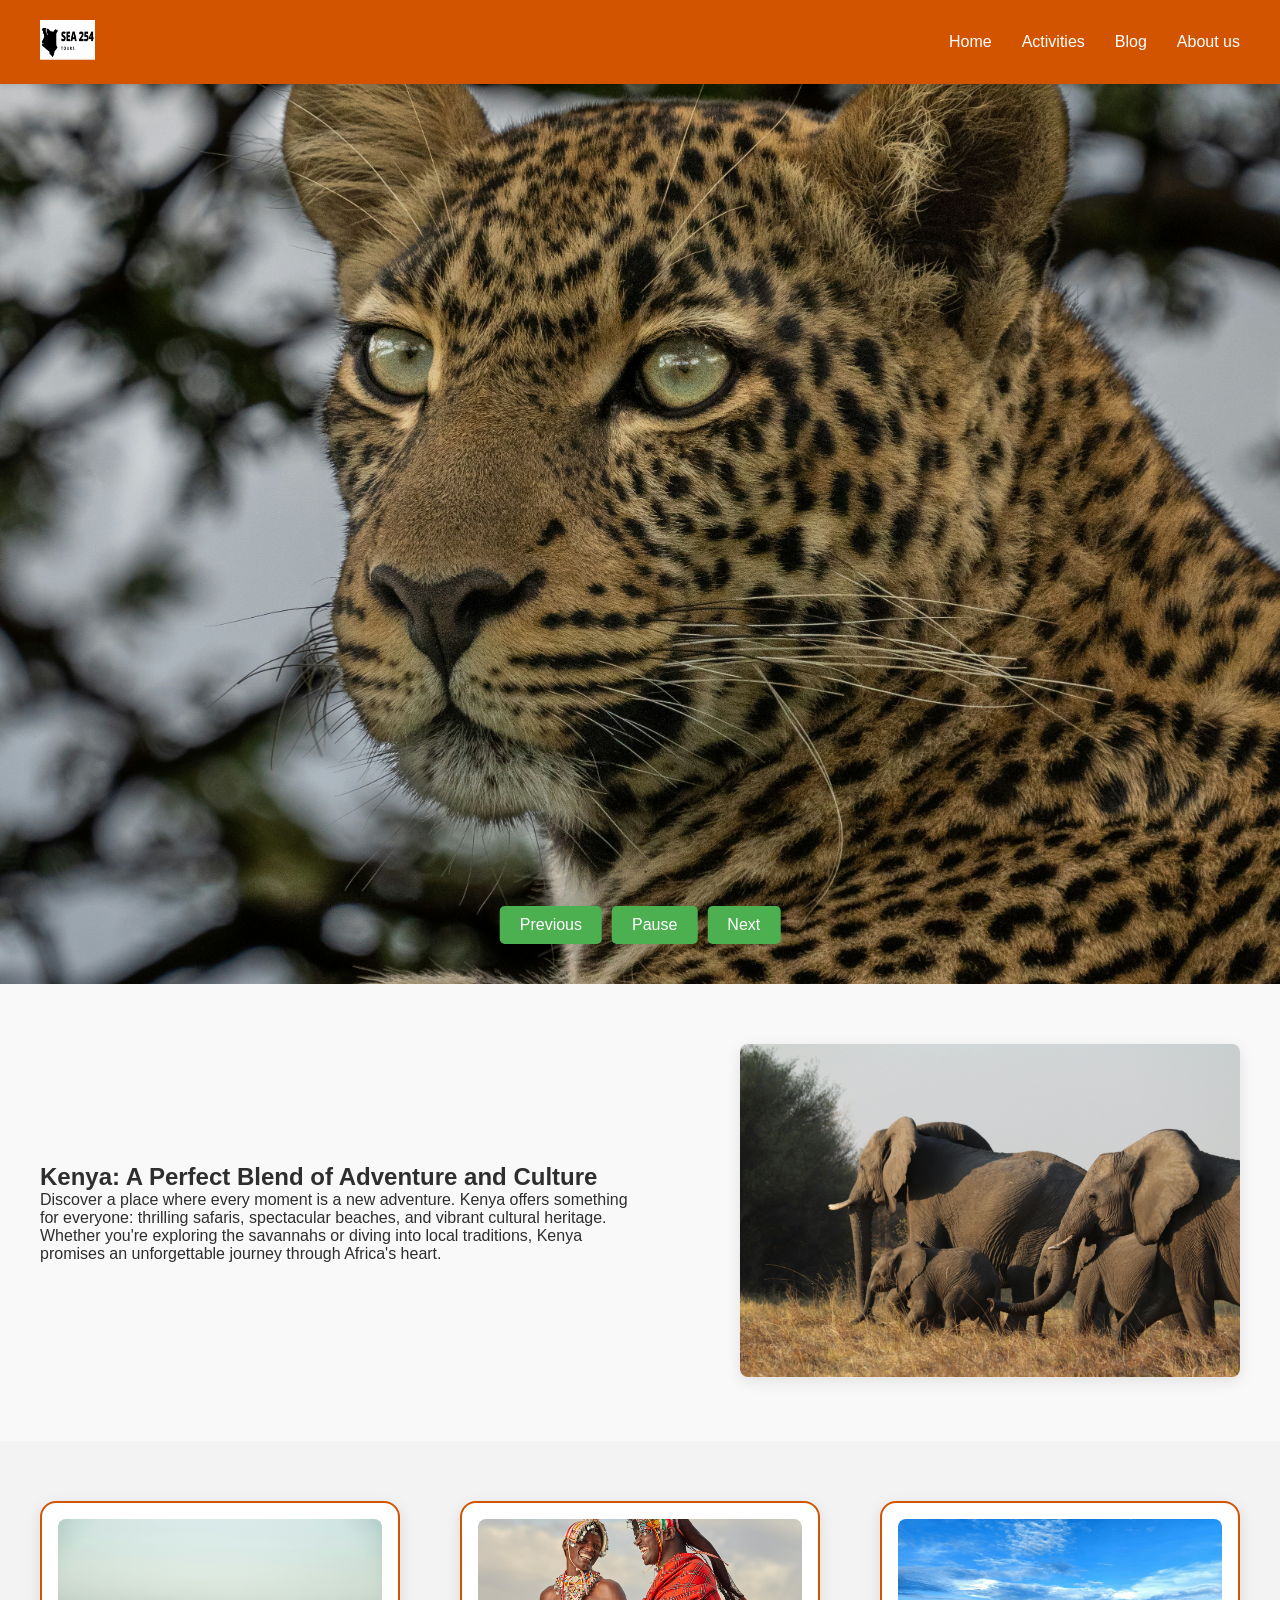
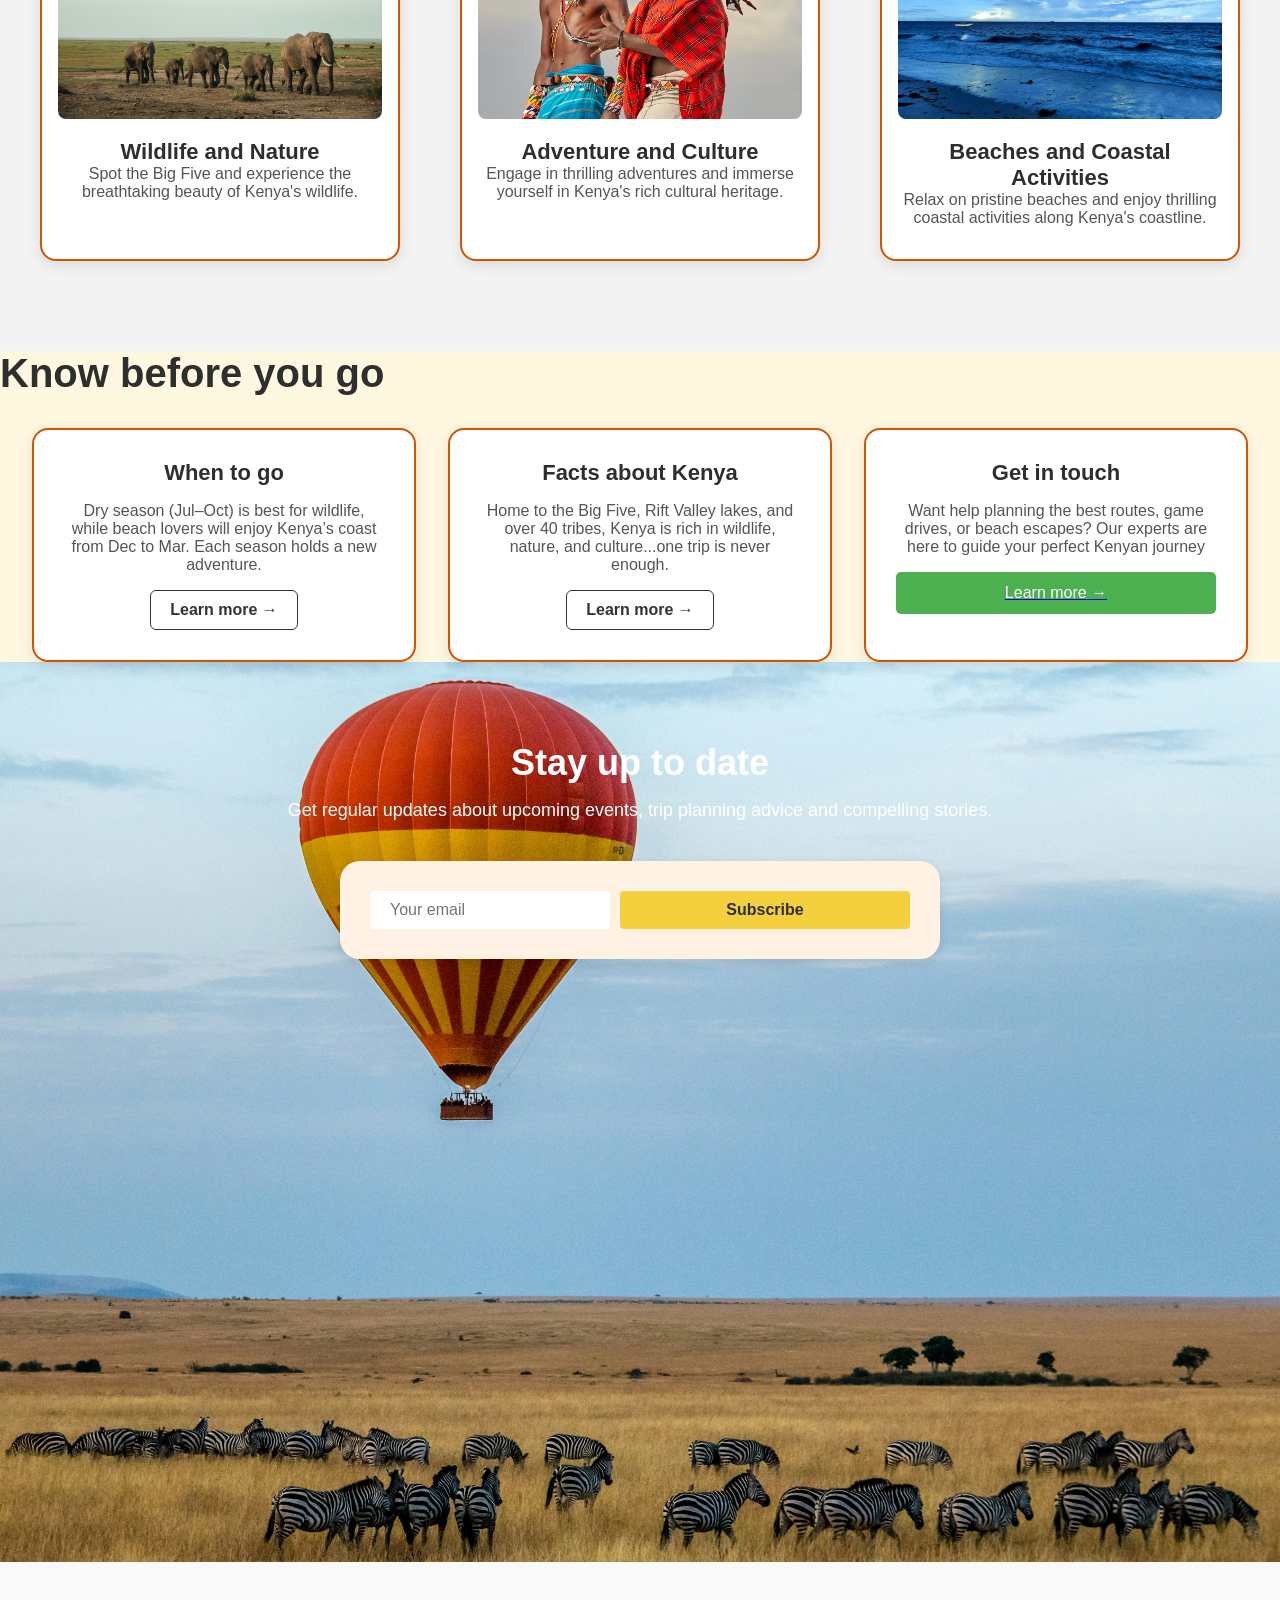
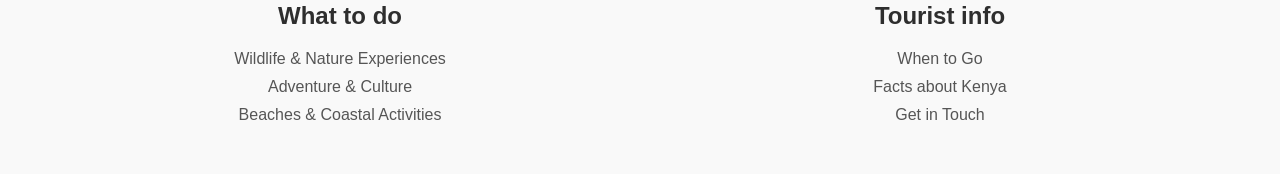
<file: index.html>
<!DOCTYPE html>
<html lang="en">
<head>
    <meta charset="UTF-8">
    <meta name="viewport" content="width=device-width, initial-scale=1.0">
    <title>SEA 254 TOURS</title>
    <link rel="stylesheet" href="styles.css">
    <link rel="stylesheet" href="https://cdnjs.cloudflare.com/ajax/libs/font-awesome/6.0.0-beta3/css/all.min.css">
    <script src="script.js" defer></script>
</head>
<body>

    <!-- Navigation --> 
    <header class="navbar">
    <div class="nav-container">
      <a href="/" class="logo">
        <img src="images/Logo.png" alt="SEA 254 Tours Logo" class="logo-img" />
      </a>
      <nav class="nav-menu">
        <a href="index.html" class="nav-link">Home</a>
        <a href="activities.html" class="nav-link">Activities</a>
        <a href="blog.html" class="nav-link">Blog</a>
        <a href="contact.html" class="nav-link">About us</a>
        
     </nav>
    </div>
  </header>


  <!-- HERO SECTION with Image Slider -->
  <section class="hero">
    <div class="slider-container">
      <!-- Image Slider -->


      <section class="hero">
        <div class="slider-container">
          <div class="slider">
            <div class="slide active">
              <img src="images/big1.jpg" class="slider-image" />
            </div>
            <div class="slide">
              <img src="images/big2.jpg" class="slider-image" />
            </div>
            <div class="slide">
              <img src="images/big3.jpg" class="slider-image" />
            </div>
            <div class="slide">
              <img src="images/big4.jpg" class="slider-image" />
          </div>
            <div class="slide">
              <img src="images/big5.jpg" class="slider-image" />
            </div>
          </div>
      
          <!-- Single button block outside the slides -->
          <div class="slider-buttons">
            <button class="prev-btn">Previous</button>
            <button class="pause-play-btn">Pause</button>
            <button class="next-btn">Next</button>
          </div>
        </div>
      </section>
      
     
      
      <div class="hero-overlay">
        <div class="hero-content">
          <h1>Experience the Magic of Kenya</h1>
          <p>Safari adventures, vibrant culture, and stunning beaches await.</p>
          <a href="#intro" class="btn">Explore Now</a>
        </div>
      </div>
    
    </div>
    </section>
    
    <!-- INTRO SECTION -->


  <!-- INTRO SECTION -->
  <section class="intro-section" id="intro">
    <div class="intro-wrapper">
      <div class="intro-left">
        <h2>Kenya: A Perfect Blend of Adventure and Culture</h2>
        <p>
          Discover a place where every moment is a new adventure. Kenya offers something for everyone: thrilling safaris, spectacular beaches, and vibrant cultural heritage. Whether you're exploring the savannahs or diving into local traditions, Kenya promises an unforgettable journey through Africa's heart.
        </p>
      </div>
      <div class="intro-right">
        <img src="images/Safari Elephants.jpg" alt="Elephants on Safari in Kenya" />
      </div>
    </div>
  </section>


  <!-- SAFARI SECTION -->
  <section class="safari-section" id="safaris">
    <div class="safari-wrapper">
      <!-- Wildlife and Nature -->
      <div class="safari-card">
        <div class="card-content">
          <img src="images/hero3.jpg" alt="Wildlife Experience" />
          <h3>Wildlife and Nature</h3>
          <p>Spot the Big Five and experience the breathtaking beauty of Kenya's wildlife.</p>
        </div>
        <div class="card-hover">
          <p>Get up close with Kenya's famous wildlife! Witness the Great Migration in Maasai Mara.</p>
          <a href="/wildlife-experience" class="btn">Explore More</a>
        </div>
      </div>

      <!-- Adventure and Culture -->
      <div class="safari-card">
        <div class="card-content">
          <img src="images/Maasai Culture.jpg" alt="Adventure and Culture" />
          <h3>Adventure and Culture</h3>
          <p>Engage in thrilling adventures and immerse yourself in Kenya's rich cultural heritage.</p>
        </div>
        <div class="card-hover">
          <p>Explore Kenya’s vibrant culture, traditions, and the Maasai community!</p>
          <a href="/adventure-culture" class="btn">Explore More</a>
        </div>
      </div>

      <!-- Beaches and Coastal Activities -->
      <div class="safari-card">
        <div class="card-content">
          <img src="images/Beach.jpg" alt="Beaches and Coastal Activities" />
          <h3>Beaches and Coastal Activities</h3>
          <p>Relax on pristine beaches and enjoy thrilling coastal activities along Kenya's coastline.</p>
        </div>
        <div class="card-hover">
          <p>Discover Kenya’s stunning beaches and enjoy activities like snorkeling and beach safaris.</p>
          <a href="/beaches-coast" class="btn">Explore More</a>
        </div>
      </div>
    </div>
  </section>


  <section class="info-cards">
    <h2 class="info-heading">Know before you go</h2>
    <div class="info-grid">
      <div class="info-card">
        <h3>When to go</h3>
        <p>Dry season (Jul–Oct) is best for wildlife, while beach lovers will enjoy Kenya’s coast from Dec to Mar. Each season holds a new adventure.

        </p>
        <a href="#" class="btn-outline">Learn more →</a>
      </div>
      <div class="info-card">
        <h3>Facts about Kenya</h3>
        <p> Home to the Big Five, Rift Valley lakes, and over 40 tribes, Kenya is rich in wildlife, nature, and culture...one trip is never enough.</p>
        <a href="#" class="btn-outline">Learn more →</a>
      </div>
      <div class="info-card">
        <h3>Get in touch</h3>
        <p>Want help planning the best routes, game drives, or beach escapes? Our experts are here to guide your perfect Kenyan journey</p>
        
        <a href="contact.html"><button>Learn more →</button></a>

      </div>
    </div>
  </section>


  <!-- Stay up to date section -->
  <section class="cta-section">
    <div class="cta-wrapper">
      <h2>Stay up to date</h2>
      <p>Get regular updates about upcoming events, trip planning advice and compelling stories.</p>
      <form id="newsletterForm" class="cta-form">
        <input type="email" id="newsletterEmail" placeholder="Your email" required />
        <button type="submit">Subscribe</button>
      </form>
      <p class="error" id="error-newsletter"></p>
    </div>
  </section>


  <!-- FOOTER SECTION -->
  <footer class="footer-section">
    <div class="footer-wrapper">
      <div class="footer-column">
        <h3>What to do</h3>
        <ul>
          <li><a href="#">Wildlife & Nature Experiences</a></li>
          <li><a href="#">Adventure & Culture</a></li>
          <li><a href="#">Beaches & Coastal Activities</a></li>
        </ul>
      </div>
      <div class="footer-column">
        <h3>Tourist info</h3>
        <ul>
          <li><a href="#">When to Go</a></li>
          <li><a href="#">Facts about Kenya</a></li>
          <li><a href="#">Get in Touch</a></li>
        </ul>
      </div>
    </div>
  </footer>

</body>
</html>
</file>
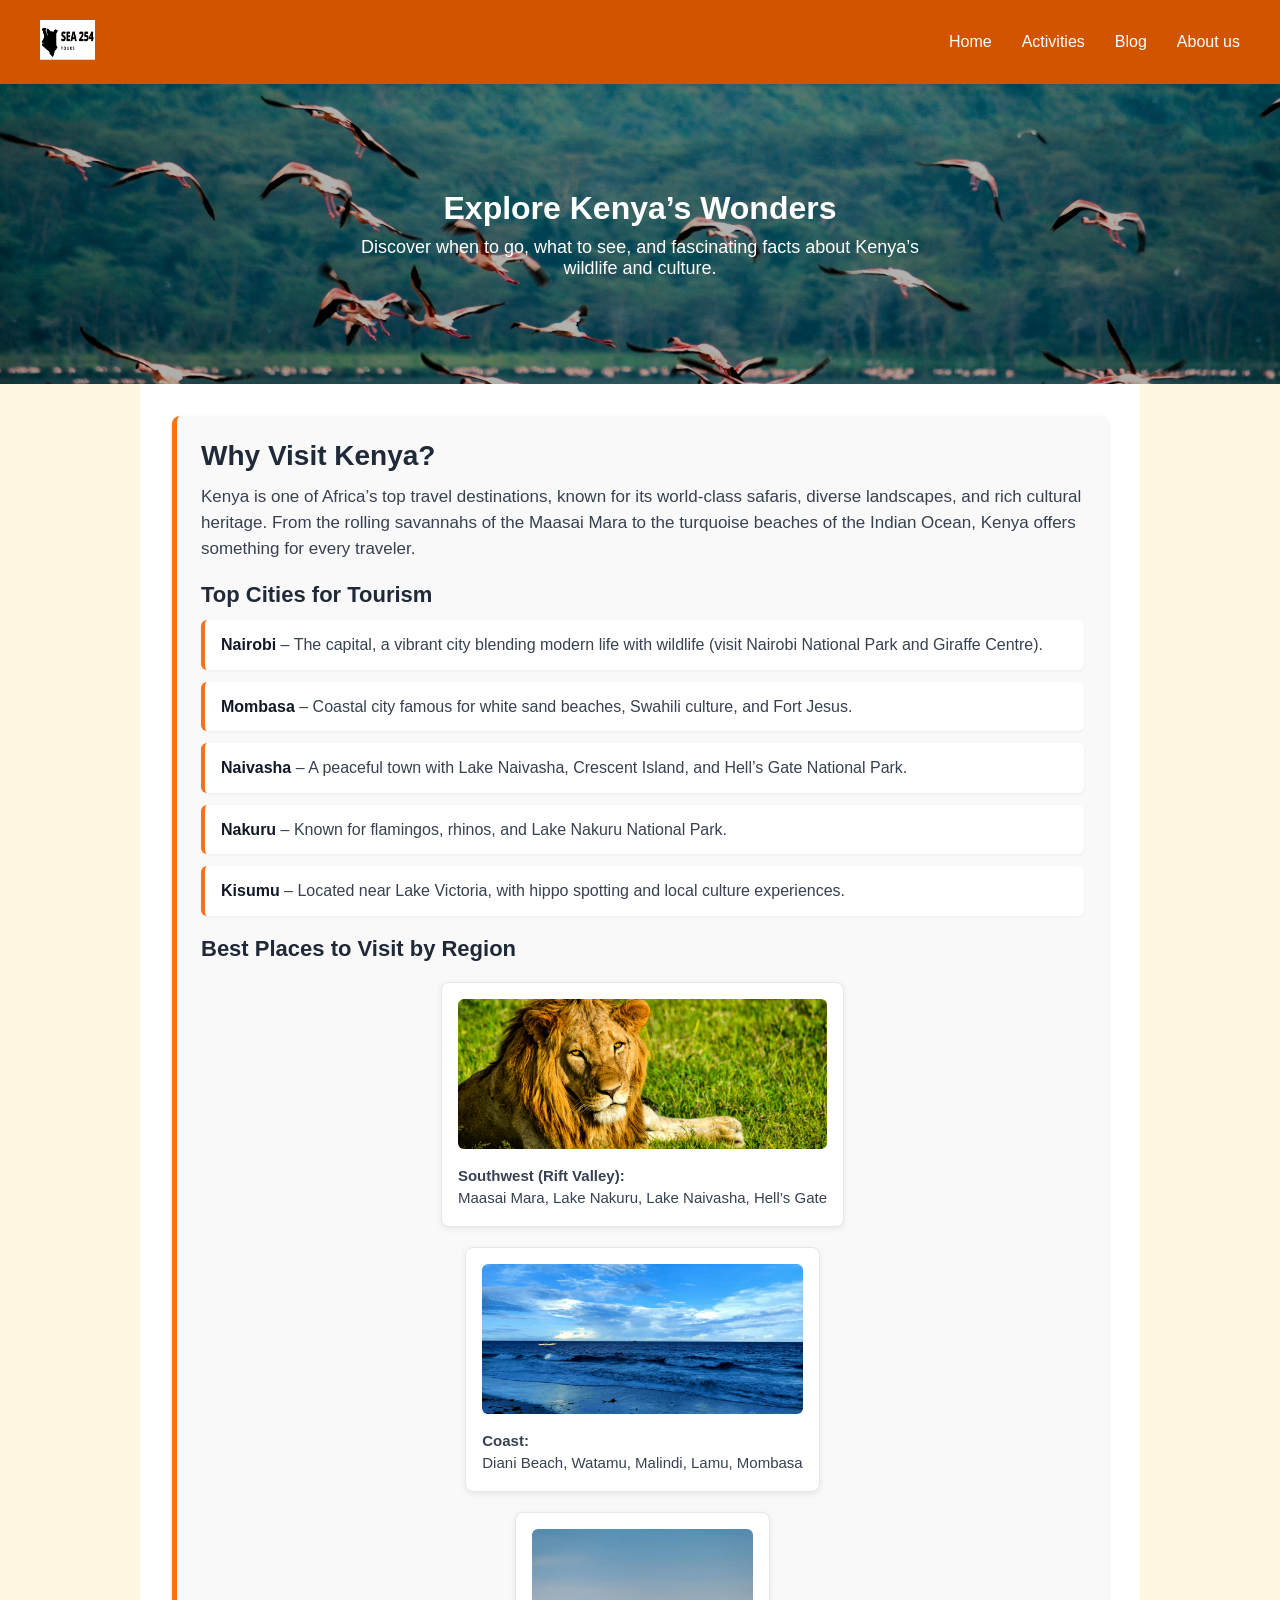
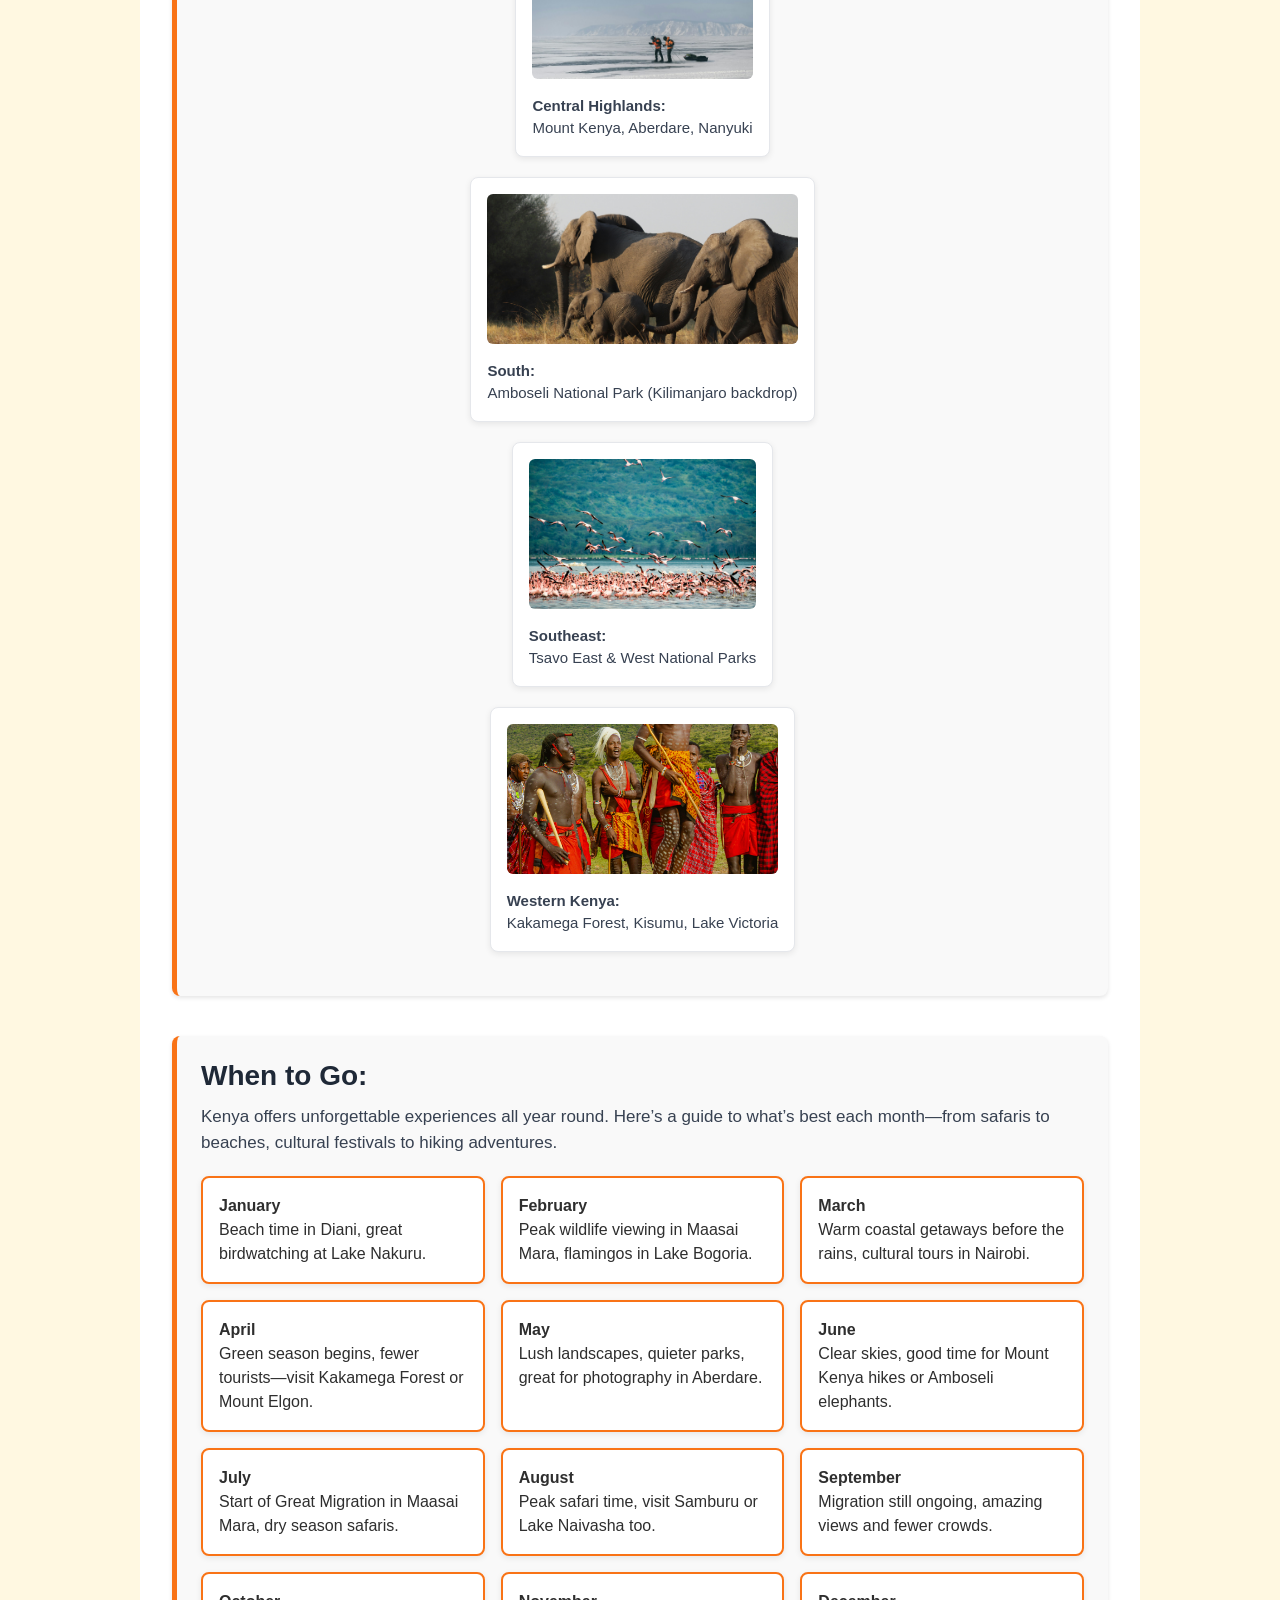
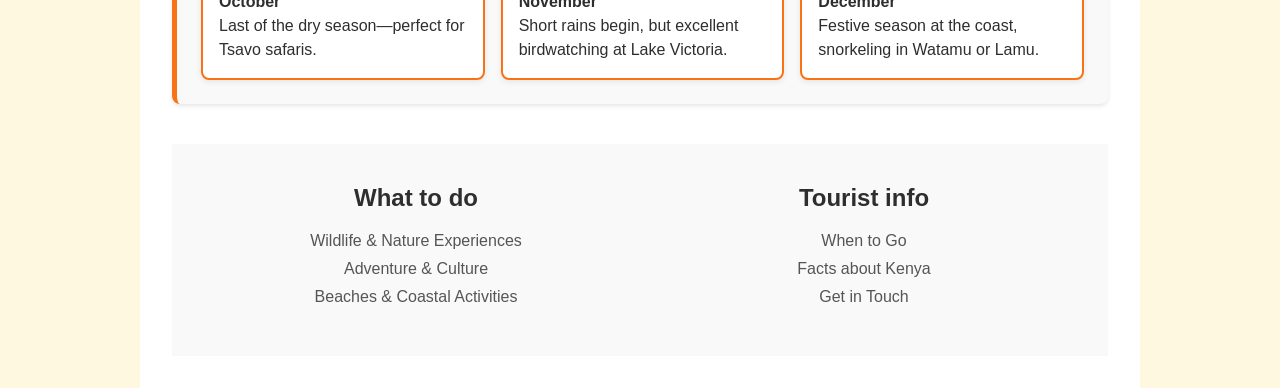
<file: activities.html>
<!DOCTYPE html>
<html lang="en">
<head>
  <meta charset="UTF-8" />
  <meta name="viewport" content="width=device-width, initial-scale=1.0"/>
  <title>Activities - SEA 254 Tours</title>
  <link rel="stylesheet" href="styles.css" />
</head>
<body>

  <!-- Navigation Bar -->
  <header class="navbar">
    <div class="nav-container">
      <a href="index.html" class="logo">
        <img src="images/Logo.png" alt="SEA 254 Tours Logo" class="logo-img" />
      </a>
      <nav class="nav-menu">
        <a href="index.html" class="nav-link">Home</a>
        <a href="activities.html" class="nav-link active">Activities</a>
        <a href="blog.html" class="nav-link">Blog</a>
        <a href="contact.html" class="nav-link">About us</a>
      </nav>
    </div>
  </header>

  <!-- Hero Banner -->
<section class="hero-banner">
    <img src="images/Flamingoes.jpg" alt="flamingoes" class="hero-image" />
    <div class="hero-text">
      <h1>Explore Kenya’s Wonders</h1>
      <p>Discover when to go, what to see, and fascinating facts about Kenya’s wildlife and culture.</p>
    </div>
  </section>
  

  <!-- Main Content -->
  <main class="content-section">


    <section class="info-section">
        <h2>Why Visit Kenya?</h2>
        <p>
          Kenya is one of Africa’s top travel destinations, known for its world-class safaris, diverse landscapes, and rich cultural heritage.
          From the rolling savannahs of the Maasai Mara to the turquoise beaches of the Indian Ocean, Kenya offers something for every traveler.
        </p>

        <h3>Top Cities for Tourism</h3>
        <ul>
          <li><strong>Nairobi</strong> – The capital, a vibrant city blending modern life with wildlife (visit Nairobi National Park and Giraffe Centre).</li>
          <li><strong>Mombasa</strong> – Coastal city famous for white sand beaches, Swahili culture, and Fort Jesus.</li>
          <li><strong>Naivasha</strong> – A peaceful town with Lake Naivasha, Crescent Island, and Hell’s Gate National Park.</li>
          <li><strong>Nakuru</strong> – Known for flamingos, rhinos, and Lake Nakuru National Park.</li>
          <li><strong>Kisumu</strong> – Located near Lake Victoria, with hippo spotting and local culture experiences.</li>
        </ul>
        
      
        
      
        <h3>Best Places to Visit by Region</h3>

<div class="region-list">
  <div class="region-card">
    <img src="images/Lion.jpg" alt="Maasai Mara" />
    <p><strong>Southwest (Rift Valley):</strong><br>Maasai Mara, Lake Nakuru, Lake Naivasha, Hell’s Gate</p>
  </div>
  <div class="region-card">
    <img src="images/Beach.jpg" alt="Coast" />
    <p><strong>Coast:</strong><br>Diani Beach, Watamu, Malindi, Lamu, Mombasa</p>
  </div>
  <div class="region-card">
    <img src="images/Hiking.jpg" alt="Mount Kenya" />
    <p><strong>Central Highlands:</strong><br>Mount Kenya, Aberdare, Nanyuki</p>
  </div>
  <div class="region-card">
    <img src="images/Safari Elephants.jpg" alt="Amboseli" />
    <p><strong>South:</strong><br>Amboseli National Park (Kilimanjaro backdrop)</p>
  </div>
  <div class="region-card">
    <img src="images/Flamingoes.jpg" alt="Tsavo" />
    <p><strong>Southeast:</strong><br>Tsavo East & West National Parks</p>
  </div>
  <div class="region-card">
    <img src="images/maasaiculture.jpg" alt="Western Kenya" />
    <p><strong>Western Kenya:</strong><br>Kakamega Forest, Kisumu, Lake Victoria</p>
  </div>
</div>


      </section>
      
    <section class="info-section">
        <h2>When to Go: </h2>
        <p>Kenya offers unforgettable experiences all year round. Here’s a guide to what’s best each month—from safaris to beaches, cultural festivals to hiking adventures.</p>
        <div class="month-grid">
          <div class="month-card"><strong>January</strong><br>Beach time in Diani, great birdwatching at Lake Nakuru.</div>
          <div class="month-card"><strong>February</strong><br>Peak wildlife viewing in Maasai Mara, flamingos in Lake Bogoria.</div>
          <div class="month-card"><strong>March</strong><br>Warm coastal getaways before the rains, cultural tours in Nairobi.</div>
          <div class="month-card"><strong>April</strong><br>Green season begins, fewer tourists—visit Kakamega Forest or Mount Elgon.</div>
          <div class="month-card"><strong>May</strong><br>Lush landscapes, quieter parks, great for photography in Aberdare.</div>
          <div class="month-card"><strong>June</strong><br>Clear skies, good time for Mount Kenya hikes or Amboseli elephants.</div>
          <div class="month-card"><strong>July</strong><br>Start of Great Migration in Maasai Mara, dry season safaris.</div>
          <div class="month-card"><strong>August</strong><br>Peak safari time, visit Samburu or Lake Naivasha too.</div>
          <div class="month-card"><strong>September</strong><br>Migration still ongoing, amazing views and fewer crowds.</div>
          <div class="month-card"><strong>October</strong><br>Last of the dry season—perfect for Tsavo safaris.</div>
          <div class="month-card"><strong>November</strong><br>Short rains begin, but excellent birdwatching at Lake Victoria.</div>
          <div class="month-card"><strong>December</strong><br>Festive season at the coast, snorkeling in Watamu or Lamu.</div>
        </div>
      </section>
      

    

  <!-- FOOTER SECTION -->
  <footer class="footer-section">
    <div class="footer-wrapper">
      <div class="footer-column">
        <h3>What to do</h3>
        <ul>
          <li><a href="#">Wildlife & Nature Experiences</a></li>
          <li><a href="#">Adventure & Culture</a></li>
          <li><a href="#">Beaches & Coastal Activities</a></li>
        </ul>
      </div>
      <div class="footer-column">
        <h3>Tourist info</h3>
        <ul>
          <li><a href="#">When to Go</a></li>
          <li><a href="#">Facts about Kenya</a></li>
          <li><a href="#">Get in Touch</a></li>
        </ul>
      </div>
    </div>
  </footer>

  

</body>
</html>
</file>
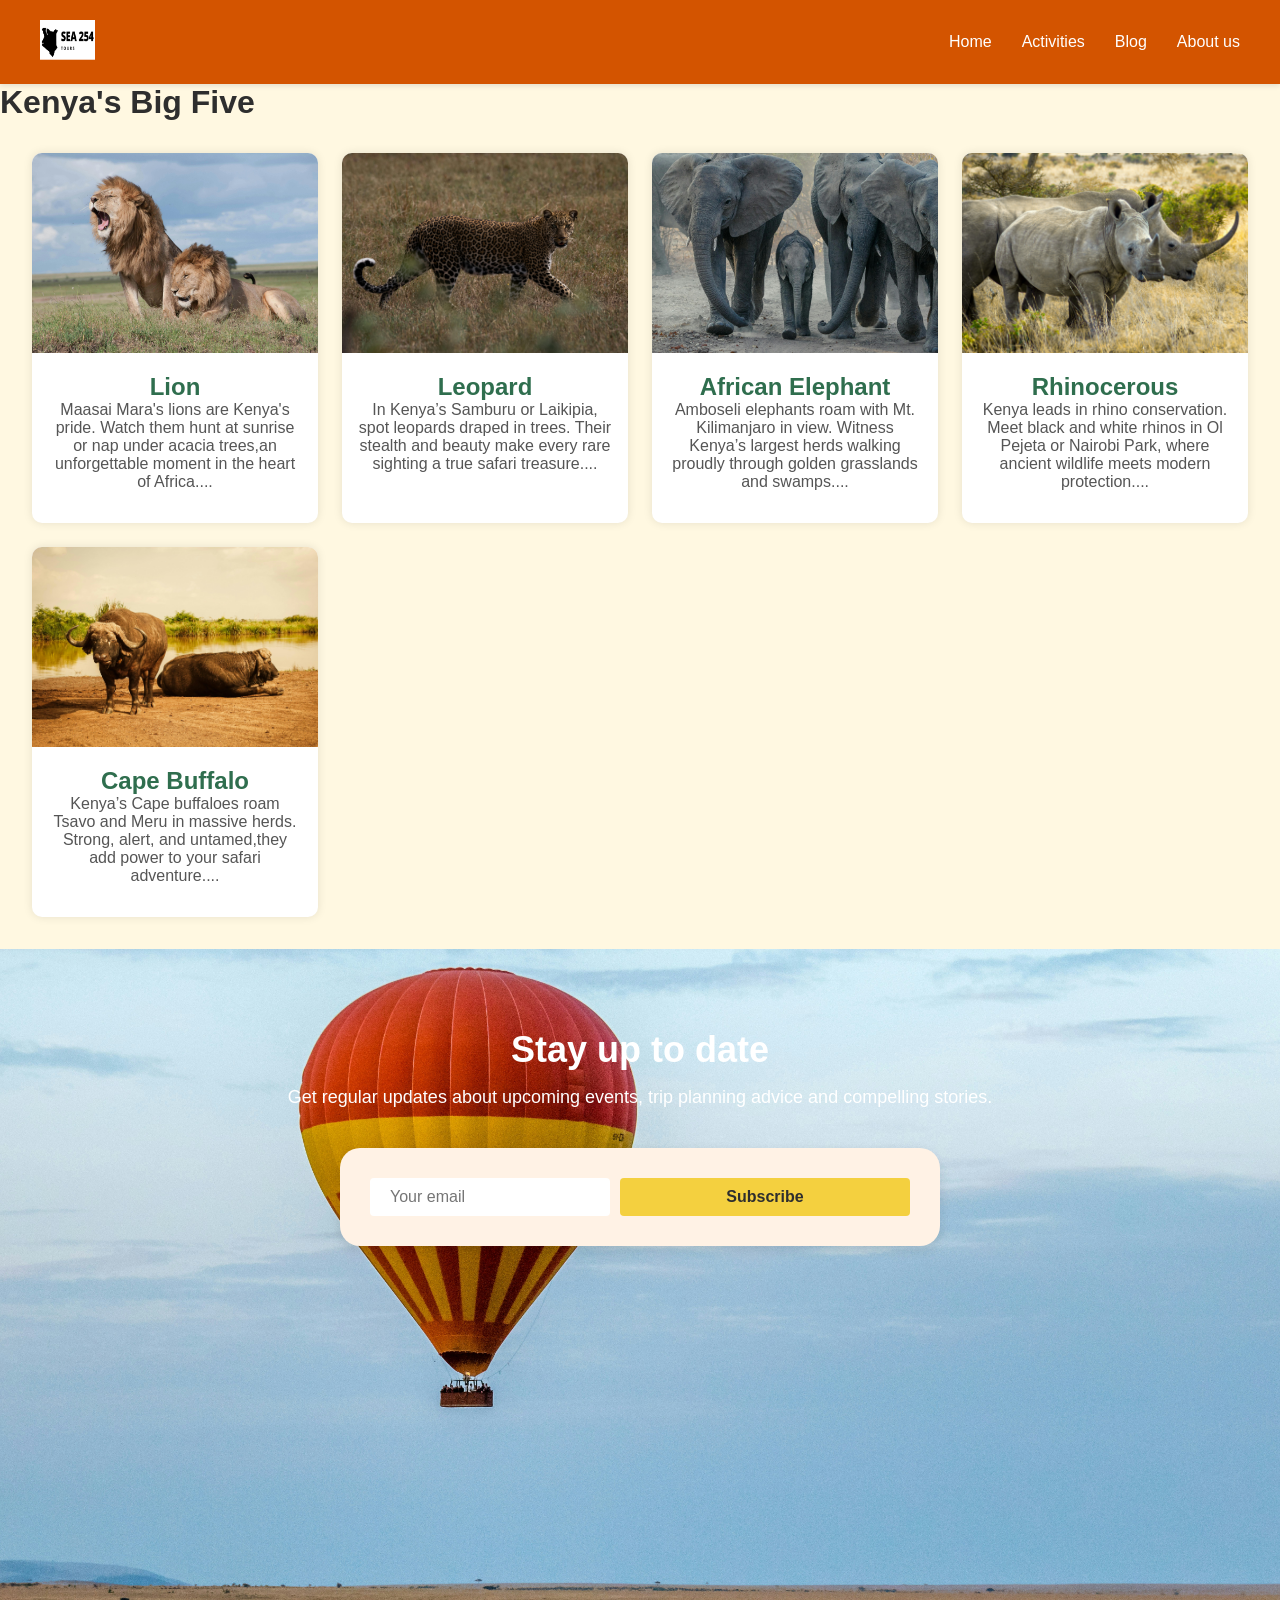
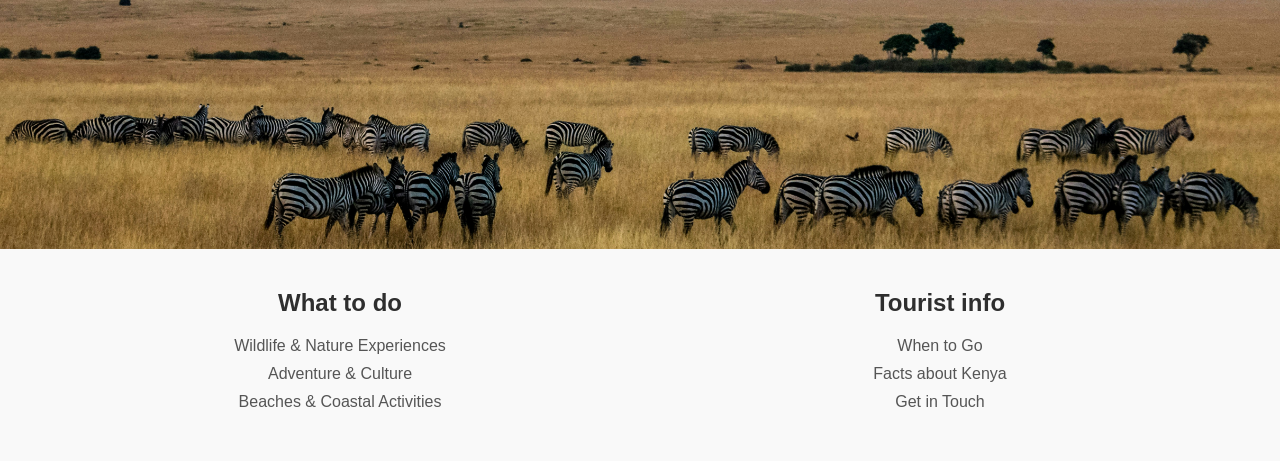
<file: blog.html>
<!DOCTYPE html>
<html lang="en">
<head>
  <meta charset="UTF-8" />
  <meta name="viewport" content="width=device-width, initial-scale=1.0"/>
  <title>Wildlife Blog - Big Five</title>
  <link rel="stylesheet" href="styles.css" />
</head>
<body>
  

<header class="navbar">
  <div class="nav-container">
    <a href="/" class="logo">
      <img src="images/Logo.png" alt="SEA 254 Tours Logo" class="logo-img" />
    </a>
    <nav class="nav-menu">
      <a href="index.html" class="nav-link">Home</a>
      <a href="activities.html" class="nav-link">Activities</a>
      <a href="blog.html" class="nav-link" class="active">Blog</a>
      <a href="contact.html" class="nav-link">About us</a>
     
      
      

    </nav>
  </div>
</header>

  <header>
    <h1>Kenya's Big Five</h1>
  </header>

  <main id="blog-container"></main>

  <script src="script.js"></script>


  <!-- Stay up to date section -->
  <section class="cta-section">
    <div class="cta-wrapper">
      <h2>Stay up to date</h2>
      <p>Get regular updates about upcoming events, trip planning advice and compelling stories.</p>
      <form id="newsletterForm" class="cta-form">
        <input type="email" id="newsletterEmail" placeholder="Your email" required />
        <button type="submit">Subscribe</button>
      </form>
      <p class="error" id="error-newsletter"></p>
    </div>
  </section>
  

 <!-- FOOTER SECTION -->
  <footer class="footer-section">
    <div class="footer-wrapper">
      <div class="footer-column">
        <h3>What to do</h3>
        <ul>
          <li><a href="#">Wildlife & Nature Experiences</a></li>
          <li><a href="#">Adventure & Culture</a></li>
          <li><a href="#">Beaches & Coastal Activities</a></li>
        </ul>
      </div>
      <div class="footer-column">
        <h3>Tourist info</h3>
        <ul>
          <li><a href="#">When to Go</a></li>
          <li><a href="#">Facts about Kenya</a></li>
          <li><a href="#">Get in Touch</a></li>
        </ul>
      </div>
    </div>
  </footer>
</body>



</html>
</file>
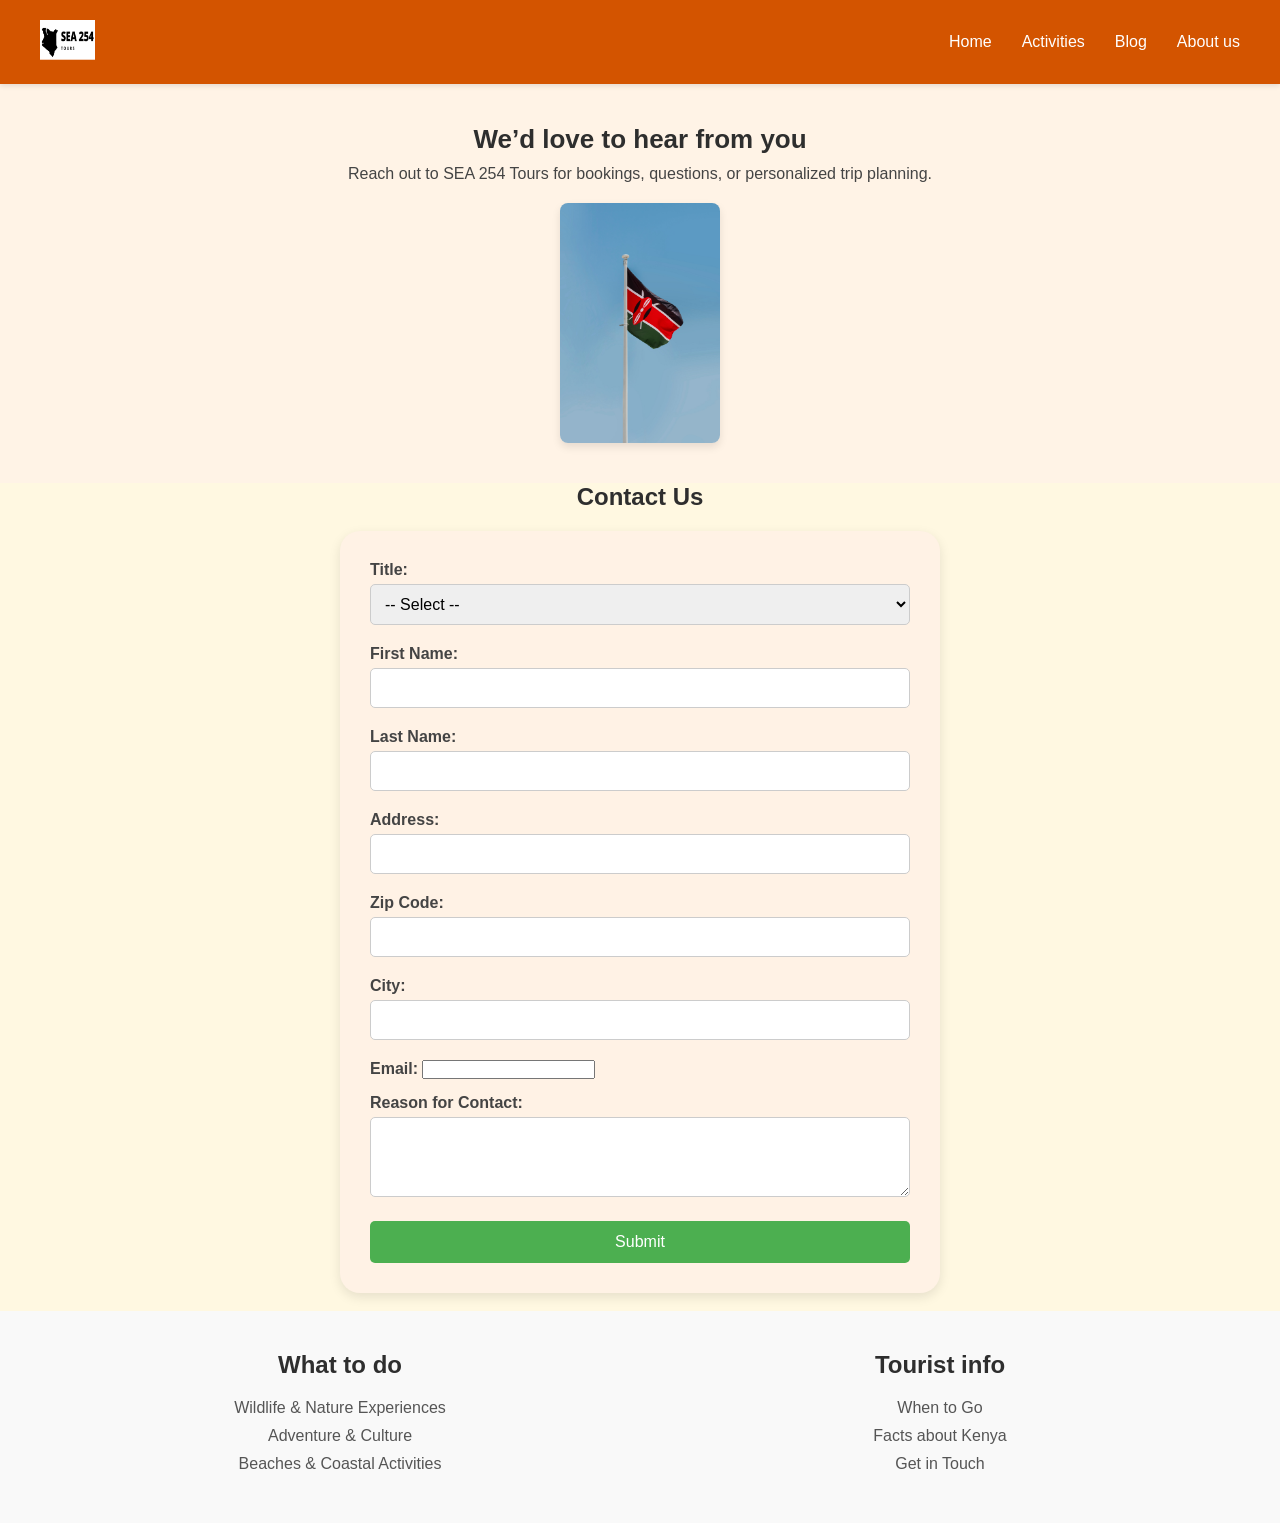
<file: contact.html>
<!DOCTYPE html>
<html lang="en">
<head>
  <meta charset="UTF-8" />
  <meta name="viewport" content="width=device-width, initial-scale=1.0" />
  <title>Contact Us - SEA 254 Tours</title>
  <link rel="stylesheet" href="styles.css" />
</head>
<body>
  
  <header class="navbar">
    <div class="nav-container">
      <a href="/" class="logo">
        <img src="images/Logo.png" alt="SEA 254 Tours Logo" class="logo-img" />
      </a>
      <nav class="nav-menu">
        <a href="index.html" class="nav-link">Home</a>
        <a href="activities.html" class="nav-link">Activities</a>
        <a href="blog.html" class="nav-link" >Blog</a>
        <a href="contact.html" class="nav-link"class="active">About us</a>
       
        
        
  
      </nav>
    </div>
  </header>
  

  <section class="contact-top">
    <div class="contact-intro">
      <h2>We’d love to hear from you</h2>
      <p>Reach out to SEA 254 Tours for bookings, questions, or personalized trip planning.</p>
      <div class="contact-photos">
       
        <img src="images/Kenyan Flag.jpg" alt="Kenyan Flag">
      </div>
    </div>
  </section>
  
  
      
  

  <section class="contact-section">
    <h2>Contact Us</h2>
    <form id="contactForm" novalidate>
      <label>Title:
        <select id="title" required>
          <option value="">-- Select --</option>
          <option>Mr</option>
          <option>Ms</option>
          <option>Mrs</option>
          <option>Dr</option>
        </select>
        <p class="error" id="error-title"></p>
      </label>

      <label>First Name:
        <input type="text" id="firstName" />
        <p class="error" id="error-firstName"></p>
      </label>

      <label>Last Name:
        <input type="text" id="lastName" />
        <p class="error" id="error-lastName"></p>
      </label>

      <label>Address:
        <input type="text" id="address" />
        <p class="error" id="error-address"></p>
      </label>

      <label>Zip Code:
        <input type="text" id="zip" />
        <p class="error" id="error-zip"></p>
      </label>

      <label>City:
        <input type="text" id="city" />
        <p class="error" id="error-city"></p>
      </label>

      <label>Email:
        <input type="email" id="email" />
        <p class="error" id="error-email"></p>
      </label>

      <label>Reason for Contact:
        <textarea id="reason"></textarea>
        <p class="error" id="error-reason"></p>
      </label>

      <button type="submit">Submit</button>
    </form>
  </section>

  <script src="script.js"></script>

  <br>


  <!-- FOOTER SECTION -->
  <footer class="footer-section">
    <div class="footer-wrapper">
      <div class="footer-column">
        <h3>What to do</h3>
        <ul>
          <li><a href="#">Wildlife & Nature Experiences</a></li>
          <li><a href="#">Adventure & Culture</a></li>
          <li><a href="#">Beaches & Coastal Activities</a></li>
        </ul>
      </div>
      <div class="footer-column">
        <h3>Tourist info</h3>
        <ul>
          <li><a href="#">When to Go</a></li>
          <li><a href="#">Facts about Kenya</a></li>
          <li><a href="#">Get in Touch</a></li>
        </ul>
      </div>
    </div>
  </footer>
</body>
</html>
</file>
<file: styles.css>
/* Reset */
* {
    margin: 0;
    padding: 0;
    box-sizing: border-box;
  }
  
  body {
    font-family: 'Helvetica Neue', sans-serif;
    background-color: #FFF8E1;
    color: #2E2E2E;
  }


  /* Navbar */
.navbar {
    background-color: #D35400;
    padding: 20px 40px;
    box-shadow: 0 2px 5px rgba(0, 0, 0, 0.1);
    position: sticky;
    top: 0;
    z-index: 1000;
  }
  
  .nav-container {
    max-width: 1200px;
    margin: auto;
    display: flex;
    align-items: center;
    justify-content: space-between;
  }
  
  .logo-img {
    height: 40px;
    object-fit: contain;
  }
  
  .nav-menu {
    display: flex;
    gap: 30px;
  }
  
  .nav-link {
    text-decoration: none;
    font-size: 16px;
    color: white;
    transition: color 0.3s ease;
  }
  
  .nav-link:hover {
    color: #F4D03F;
  }
  
  .btn-primary {
    background-color: #F4D03F;
    color: #2E2E2E;
    padding: 8px 16px;
    border-radius: 4px;
    transition: background-color 0.3s ease;
  }
  
  .btn-primary:hover {
    background-color: #D35400;
  }


  /* Hero Section */
.hero {
    height: 100vh;
    position: relative;
    overflow: hidden;
  }
  
  /* Slider Container */
  .slider-container {
    width: 100%;
    height: 100%;
    position: relative;
  }

  /* Slider Button Styles */
.slider-buttons {
  display: flex;
  justify-content: center;
  gap: 15px;
  margin-top: 10px;
}

.slider-buttons button {
  padding: 10px 20px;
  font-size: 16px;
  cursor: pointer;
}

  
  
  /* Image Slider */
  .slider {
    display: flex;
    width: 500%; 
    transition: transform 0.5s ease;
  }
  
  .slider-images {
    display: flex;
  }
  
  .slider-image {
    width: 100vw; 
    height: 100vh; 
    object-fit: cover; 
  }
  
  /* Slider Buttons */
  
  .slide {
    position: relative;
    width: 100vw;
    height: 100vh;
    flex-shrink: 0;
  }
  
  .slider {
    display: flex;
    transition: transform 0.5s ease;
  }
  
  .slider-buttons {
    position: absolute;
    bottom: 40px;
    left: 50%;
    transform: translateX(-50%);
    display: flex;
    gap: 10px;
    z-index: 10;
  }
  
  
  
  
  .slider-buttons button:hover {
    background-color: rgba(255, 255, 255, 1);
  }
  
  /* Mobile View */
  @media (max-width: 768px) {
    .slider {
      width: 400%; 
    }
    .slider-image {
      width: 100%; 
      height: 80vh; 
    }
  }
  .hero-overlay {
    background-color: rgba(0, 0, 0, 0.5);
    width: 100%;
    height: 100%;
    display: flex;
    align-items: center;
    justify-content: center;
  }
  
  
  
  .hero-overlay {
    background-color: rgba(0, 0, 0, 0.5);
    width: 100%;
    height: 100%;
    display: flex;
    align-items: center;
    justify-content: center;
  }
  
  .hero-content {
    text-align: center;
    color: #FFF8E1;
    padding: 32px;
  }
  
  .hero-content h1 {
    font-size: 48px;
    margin-bottom: 16px;
  }
  
  .hero-content p {
    font-size: 20px;
    margin-bottom: 32px;
  }
  
  .btn {
    background-color: #F4D03F;
    color: #2E2E2E;
    padding: 12px 32px;
    text-decoration: none;
    font-weight: bold;
    border-radius: 4px;
    transition: background-color 0.3s ease;
  }
  
  .btn:hover {
    background-color: #D4AC0D;
  }
  

  /* Intro Section */
.intro-section {
    padding: 60px 40px;
    background-color: #f9f9f9;
  }
  
  .intro-wrapper {
    display: flex;
    align-items: center;
    justify-content: space-between;
    max-width: 1200px;
    margin: auto;
    gap: 40px;
    flex-wrap: wrap;
  }
  
  .intro-left {
    flex: 1;
    max-width: 600px;
  }
  
  .intro-right {
    flex: 1;
    max-width: 500px;
  }
  
  .intro-right img {
    width: 100%;
    height: auto;
    border-radius: 8px;
    box-shadow: 0 4px 15px rgba(0, 0, 0, 0.1);
  }


  /* Safari Section */
.safari-section {
    background-color: #f3f3f3;
    padding: 60px 40px;
  }
  
  .safari-wrapper {
    display: flex;
    justify-content: space-between;
    gap: 40px;
    max-width: 1200px;
    margin: auto;
    flex-wrap: wrap;
  }
  
  .safari-card {
    width: 30%;
    margin-bottom: 30px;
    background-color: #FFF;
    box-shadow: 0 4px 15px rgba(0, 0, 0, 0.1);
    border-radius: 16px;
    overflow: hidden;
    position: relative;
    transition: transform 0.3s ease;
    border: 2px solid #D35400;
  }
  
  .safari-card:hover {
    transform: scale(1.05);
  }
  
  .card-content {
    position: relative;
    padding: 20px;
    text-align: center;
  }
  
  .card-content img {
    width: 100%;
    height: 200px;
    object-fit: cover;
    border-radius: 8px;
  }
  
  .card-content h3 {
    font-size: 22px;
    color: #2E2E2E;
    margin-top: 16px;
  }
  
  .card-content p {
    font-size: 16px;
    margin-bottom: 16px;
    color: #555;
  }
  
  .card-hover {
    position: absolute;
    top: 0;
    left: 0;
    width: 100%;
    height: 100%;
    background-color: rgba(0, 0, 0, 0.8);
    color: #FFF;
    display: flex;
    flex-direction: column;
    justify-content: center;
    align-items: center;
    text-align: center;
    opacity: 0;
    transform: translateY(20px);
    transition: opacity 0.3s ease, transform 0.3s ease;
    border-radius: 16px;
  }
  
  .safari-card:hover .card-hover {
    opacity: 1;
    transform: translateY(0);
  }
  
  .card-hover p {
    font-size: 18px;
    margin-bottom: 20px;
  }
  
  .card-hover .btn {
    background-color: #F4D03F;
    color: #2E2E2E;
    padding: 12px 32px;
    text-decoration: none;
    font-weight: bold;
    border-radius: 4px;
    transition: background-color 0.3s ease;
  }
  
  .card-hover .btn:hover {
    background-color: #D4AC0D;
  }

  /* Know Before You Go Section */
.know-before-you-go-section {
    background-color: #F9F9F9;
    padding: 60px 40px;
  }
  
  .section-header {
    text-align: center;
    margin-bottom: 40px;
  }
  
  .section-header h2 {
    font-size: 36px;
    color: #2E2E2E;
    margin-bottom: 16px;
  }
  
  .section-header p {
    font-size: 18px;
    color: #2E2E2E;
  }

  .info-wrapper {
    display: flex;
    justify-content: space-between;
    gap: 40px;
    max-width: 1200px;
    margin: auto;
    flex-wrap: wrap;
  }

  
  
  .info-heading {
    font-size: 2.5rem;
    margin-bottom: 2rem;
  }
  
  .info-grid {
    display: flex;
    gap: 2rem;
    flex-wrap: wrap;
    justify-content: center;
  }
  
  .info-card {
    width: 30%;
    background-color: #FFF;
    border-radius: 16px;
    padding: 30px;
    box-shadow: 0 4px 15px rgba(0, 0, 0, 0.1);
    text-align: center;
    transition: transform 0.3s ease;
    border: 2px solid #D35400;
  }

  .info-card:hover {
    transform: scale(1.05);
  }
  
  .card-icon {
    font-size: 40px;
    color: #D35400;
    margin-bottom: 20px;
  }
  
  .info-card h3 {
    font-size: 22px;
    color: #2E2E2E;
    margin-bottom: 16px;
  }
  
  .info-card p {
    font-size: 16px;
    color: #555;
    margin-bottom: 16px;
  }
  
  .info-card .btn {
    background-color: #D35400;
    color: white;
    padding: 12px 32px;
    text-decoration: none;
    font-weight: bold;
    border-radius: 4px;
    transition: background-color 0.3s ease;
  }
  
  .info-card .btn:hover {
    background-color: #A04000;
  }
  
  /* Responsive Layout */
  @media (max-width: 768px) {
    .info-wrapper {
      flex-direction: column;
      text-align: center;
    }
  
    .info-card {
      width: 80%;
      margin: auto;
      margin-bottom: 20px;
    }
  }
  
  /* Responsive */
  @media (max-width: 768px) {
    .info-grid {
      flex-direction: column;
      align-items: center;
    }
  }
  
  .btn-learn {
    display: inline-block;
    font-weight: 500;
    text-decoration: none;
    color: #000;
    border: 1px solid #000;
    padding: 0.6rem 1.2rem;
    border-radius: 6px;
    transition: all 0.2s ease;
  }
  
  .btn-learn:hover {
    background: #eee;
  }
  
  /* Responsive */
  @media (max-width: 768px) {
    .info-grid {
      flex-direction: column;
      align-items: center;
    }
  }
  
  
  .btn-outline {
    display: inline-block;
    border: 1px solid #333;
    padding: 0.6rem 1.2rem;
    text-decoration: none;
    color: #333;
    border-radius: 6px;
    font-weight: 600;
    transition: background 0.3s;
  }
  
  .btn-outline:hover {
    background: #eee;
  }
  
  /* Responsive */
  @media (max-width: 768px) {
    .info-grid {
      flex-direction: column;
      align-items: center;
    }
  }
  

  
  
  /*Stay up to date*/
  /* Stay Up to Date Section */
.cta-section {
    background-image: url('images/Hot air balloon.jpg'); 
    background-size: cover; 
    background-position: center; 
    background-repeat: no-repeat; 
    height: 100vh; 
    padding: 80px 40px;
    text-align: center;
    color: white;
  }
  
  .cta-wrapper {
    max-width: 800px;
    margin: auto;
  }
  
  .cta-wrapper h2 {
    font-size: 36px;
    margin-bottom: 16px;
  }
  
  .cta-wrapper p {
    font-size: 18px;
    margin-bottom: 40px;
  }
  
  .cta-form {
    display: flex;
    justify-content: center;
    align-items: center;
    gap: 10px;
  }
  
  .cta-form input {
    padding: 10px 20px;
    font-size: 16px;
    border-radius: 4px;
    border: none;
    width: 300px;
  }
  
  .cta-form button {
    padding: 10px 20px;
    background-color: #F4D03F;
    color: #2E2E2E;
    border-radius: 4px;
    border: none;
    font-weight: bold;
    cursor: pointer;
    transition: background-color 0.3s ease;
  }
  
  .cta-form button:hover {
    background-color: #D4AC0D;
  }
  
  /* Responsive Design */
  @media (max-width: 768px) {
    .cta-wrapper h2 {
      font-size: 28px;
    }
  
    .cta-wrapper p {
      font-size: 16px;
    }
  
    .cta-form input {
      width: 80%;
    }
  }
  
  /* Gallery Section */
  .gallery-section {
    padding: 60px 40px;
    text-align: center;
    background-color: #fff; 
  }
  
  .gallery-header h2 {
    font-size: 36px;
    color: #2E2E2E;
    margin-bottom: 30px;
  }
  
  .gallery-wrapper {
    display: flex;
    justify-content: space-between;
    gap: 20px;
    flex-wrap: wrap;
    max-width: 1200px;
    margin: auto;
  }
  
  .gallery-item {
    width: 30%;
    overflow: hidden;
    border-radius: 8px;
  }
  
  .gallery-item img {
    width: 100%;
    height: 200px; 
    object-fit: cover; 
    border-radius: 8px; 
    transition: transform 0.3s ease;
  }
  
  .gallery-item:hover img {
    transform: scale(1.05); 
  }
  
  /* Responsive Design */
  @media (max-width: 768px) {
    .gallery-wrapper {
      flex-direction: column;
      align-items: center;
    }
  
    .gallery-item {
      width: 80%; 
      margin-bottom: 20px;
    }
  
  
  }


  /* Activities Page  */

.content-section {
  padding: 32px;
  max-width: 1000px;
  margin: 0 auto;
  background-color: #ffffff;
  font-family: Arial, sans-serif;
}

.info-section {
  margin-bottom: 40px;
  padding: 24px;
  border-left: 5px solid #f97316; 
  background-color: #f9f9f9;
  border-radius: 8px;
  box-shadow: 0 2px 4px rgba(0,0,0,0.1);
}

.info-section h2 {
  color: #1f2937; 
  margin-bottom: 12px;
  font-size: 28px;
}

.info-section p,
.info-section ul {
  color: #374151; 
  font-size: 17px;
  line-height: 26px;
}

.info-section ul {
  list-style: none;
  padding-left: 0;
}

.info-section ul li {
  margin: 12px 0;
  padding-left: 24px;
  position: relative;
}

.info-section ul li::before {
  
  color: #f97316;
  font-weight: bold;
  position: absolute;
  left: 0;
  top: 0;
}


/*  Hero Banner  */

.hero-banner {
  position: relative;
  width: 100%;
  height: 300px;
  overflow: hidden;
}

.hero-image {
  width: 100%;
  height: 100%;
  object-fit: cover;
  filter: brightness(70%);
}

.hero-text {
  position: absolute;
  top: 50%;
  left: 50%;
  transform: translate(-50%, -50%);
  color: #ffffff;
  text-align: center;
  padding: 16px;
}

.hero-text h1 {
  font-size: 32px;
  margin-bottom: 10px;
}

.hero-text p {
  font-size: 18px;
}

/* Activities Page Cards  */

.content-section {
  padding: 32px;
  max-width: 1000px;
  margin: 0 auto;
  background-color: #ffffff;
  font-family: Arial, sans-serif;
}

.info-section {
  margin-bottom: 40px;
  padding: 24px;
  border-left: 5px solid #f97316;
  background-color: #f9f9f9;
  border-radius: 8px;
  box-shadow: 0 2px 4px rgba(0,0,0,0.1);
  transition: transform 0.2s ease, box-shadow 0.2s ease;
}

.info-section:hover {
  transform: translateY(-4px);
  box-shadow: 0 6px 12px rgba(0,0,0,0.15);
}

.info-section h2 {
  color: #1f2937;
  margin-bottom: 12px;
  font-size: 28px;
}

.info-section p,
.info-section ul {
  color: #374151;
  font-size: 17px;
  line-height: 26px;
}

.info-section ul {
  list-style: none;
  padding-left: 0;
}

.info-section ul li {
  margin: 12px 0;
  padding-left: 28px;
  position: relative;
}

.info-section ul li::before {
  
  font-size: 16px;
  position: absolute;
  left: 0;
  top: 0;
}

/*  Region Image Styling  */

.region-image {
  margin: 16px 0 32px;
  text-align: center;
}

.region-image img {
  width: 100%;
  max-width: 800px;
  border-radius: 10px;
  box-shadow: 0 4px 10px rgba(0,0,0,0.1);
  object-fit: cover;
}

/* Region Cards  */

.region-list {

   
      display: flex;
      flex-direction: column;
      align-items: center; 
      margin-top: 20px;
    }
    
  
  

.region-card {
  
    background-color: #ffffff;
    border: 1px solid #e5e7eb;
    border-radius: 8px;
    padding: 16px;
    margin-bottom: 20px; 
    box-shadow: 0 2px 6px rgba(0,0,0,0.08);
    transition: transform 0.2s ease;
  }
  


.region-card:hover {
  transform: translateY(-4px);
  box-shadow: 0 6px 12px rgba(0,0,0,0.12);
}

.region-card img {
  width: 100%;
  height: 150px;
  object-fit: cover;
  border-radius: 6px;
  margin-bottom: 12px;
}

.region-card p {
  font-size: 15px;
  color: #374151;
  line-height: 1.5;
}



/*  Month Grid Styling  */

.month-grid {
  display: grid;
  grid-template-columns: repeat(auto-fit, minmax(240px, 1fr));
  gap: 16px;
  margin-top: 20px;
}

.month-card {
  background-color: #ffffff;
  border: 2px solid #f97316;
  border-radius: 8px;
  padding: 16px;
  box-shadow: 0 2px 6px rgba(0,0,0,0.08);
  font-size: 16px;
  line-height: 1.5;
  transition: transform 0.2s ease;
}

.month-card:hover {
  transform: translateY(-4px);
  background-color: #fff7f1;
}

/* Tourism Info Styling  */

.info-section h3 {
  font-size: 22px;
  color: #1f2937;
  margin-top: 20px;
  margin-bottom: 10px;
}

.info-section ul {
  margin-bottom: 20px;
}

.info-section ul li {
  background-color: #fff;
  border-left: 4px solid #f97316;
  padding: 12px 16px;
  margin-bottom: 10px;
  border-radius: 6px;
  font-size: 16px;
  color: #374151;
  line-height: 1.6;
  box-shadow: 0 1px 3px rgba(0, 0, 0, 0.05);
}

.info-section ul li strong {
  color: #111827;
}



    /* Subscribe Section */
  
  .subscribe-section {
    background: url('https://cdn.prod.website-files.com/67e891fcc22904b2b2e27a24/67e891fcc22904b2b2e27b23_humphrey-muleba-ed5mB7Zxi3E-unsplash.webp') center center / cover no-repeat;
    padding: 120px 20px;
    color: white;
    text-align: center;
    width: 100vw;
    max-width: 100%;
    margin: 0;
  }
  
  
  .subscribe-section h2 {
    font-size: 40px;
    margin-bottom: 16px;
  }
  
  .subscribe-section p {
    font-size: 19px;
    margin-bottom: 32px;
  }
  
  .subscribe-form {
    display: inline-flex;
    flex-wrap: wrap;
    gap: 16px;
    justify-content: center;
  }
  
  .subscribe-form input[type="email"] {
    padding: 13px 16px;
    font-size: 16px;
    border: none;
    border-radius: 4px;
    min-width: 250px;
  }
  
  .subscribe-form button {
    padding: 13px 24px;
    font-size: 16px;
    background-color: white;
    color: #333;
    border: none;
    border-radius: 4px;
    cursor: pointer;
    font-weight: bold;
  }
  
  .subscribe-form button:hover {
    background-color: #ddd;
  }
  
    /* Form section */

  form {
    background-color: #FFF2E5;
    padding: 30px;
    border-radius: 20px;
    max-width: 600px;
    margin: auto;
    box-shadow: 0 4px 12px rgba(0, 0, 0, 0.1);
  }
  
  label {
    display: block;
    margin-bottom: 10px;
    font-weight: bold;
    color: #444;
  }
  
  input[type="text"],
  select,
  textarea {
    width: 100%;
    padding: 10px;
    margin-top: 5px;
    margin-bottom: 5px;
    border: 1px solid #ccc;
    border-radius: 5px;
    font-size: 1em;
    box-sizing: border-box;
  }
  
  textarea {
    resize: vertical;
    min-height: 80px;
  }
  
  button {
    display: block;
    width: 100%;
    padding: 12px;
    background-color: #4caf50;
    color: white;
    font-size: 1em;
    border: none;
    border-radius: 5px;
    cursor: pointer;
  }
  
  button:hover {
    background-color: #45a049;
  }
  
  .error {
    color: red;
    font-size: 0.9em;
    margin-bottom: 15px;
  }
  
  
  #blog-container {
    display: grid;
    grid-template-columns: repeat(auto-fit, minmax(280px, 1fr));
    gap: 1.5rem;
    padding: 2rem;
  }
  
  .card {
    background: white;
    border-radius: 10px;
    box-shadow: 0 0 10px rgba(0,0,0,0.1);
    overflow: hidden;
  }
  
  .card img {
    width: 100%;
    height: 200px;
    object-fit: cover;
  }
  
  .card-content {
    padding: 1rem;
  }
  
  .card h2 {
    margin: 0;
    color: #2f6e4e;
  }
  
  .card p {
    color: #555;
  }
  
  .contact-top {
    background-color: #fff3e6;
    padding: 40px 20px;
    text-align: center;
  }
  
  .contact-intro h2 {
    font-size: 26px;
    margin-bottom: 10px;
  }
  
  .contact-intro p {
    font-size: 16px;
    color: #444;
    margin-bottom: 20px;
  }
  
  .contact-photos {
    display: flex;
    justify-content: center;
    gap: 20px;
    flex-wrap: wrap;
    margin-top: 20px;
  }
  
  .contact-photos img {
    width: 160px;
    height: auto;
    border-radius: 8px;
    box-shadow: 0 4px 8px rgba(0, 0, 0, 0.1);
  }
  
  
  
  /* Center Contact Us section heading */
  .contact-section h2,
  .contact-section h1 {
    text-align: center;
    margin-bottom: 20px;
  }
  


  /* Footer Section */
  .footer-section {
    background-color: #f9f9f9;
    padding: 40px 20px;
    text-align: center;
    color: #333;
  }
  
  .footer-wrapper {
    display: flex;
    justify-content: space-around;
    max-width: 1200px;
    margin: auto;
    flex-wrap: wrap;
  }
  
  .footer-column {
    flex: 1;
    min-width: 200px;
  }
  
  .footer-column h3 {
    font-size: 24px;
    color: #2E2E2E;
    margin-bottom: 20px;
  }
  
  .footer-column ul {
    list-style-type: none;
    padding: 0;
  }
  
  .footer-column ul li {
    margin-bottom: 10px;
  }
  
  .footer-column ul li a {
    text-decoration: none;
    color: #555;
    font-size: 16px;
    transition: color 0.3s ease;
  }
  
  .footer-column ul li a:hover {
    color: #D35400; 
  }
  
  
  
  
  @media (max-width: 768px) {
    .footer-wrapper {
      flex-direction: column;
      text-align: left;
    }
  
    .footer-column {
      margin-bottom: 20px;
    }
  }
</file>
